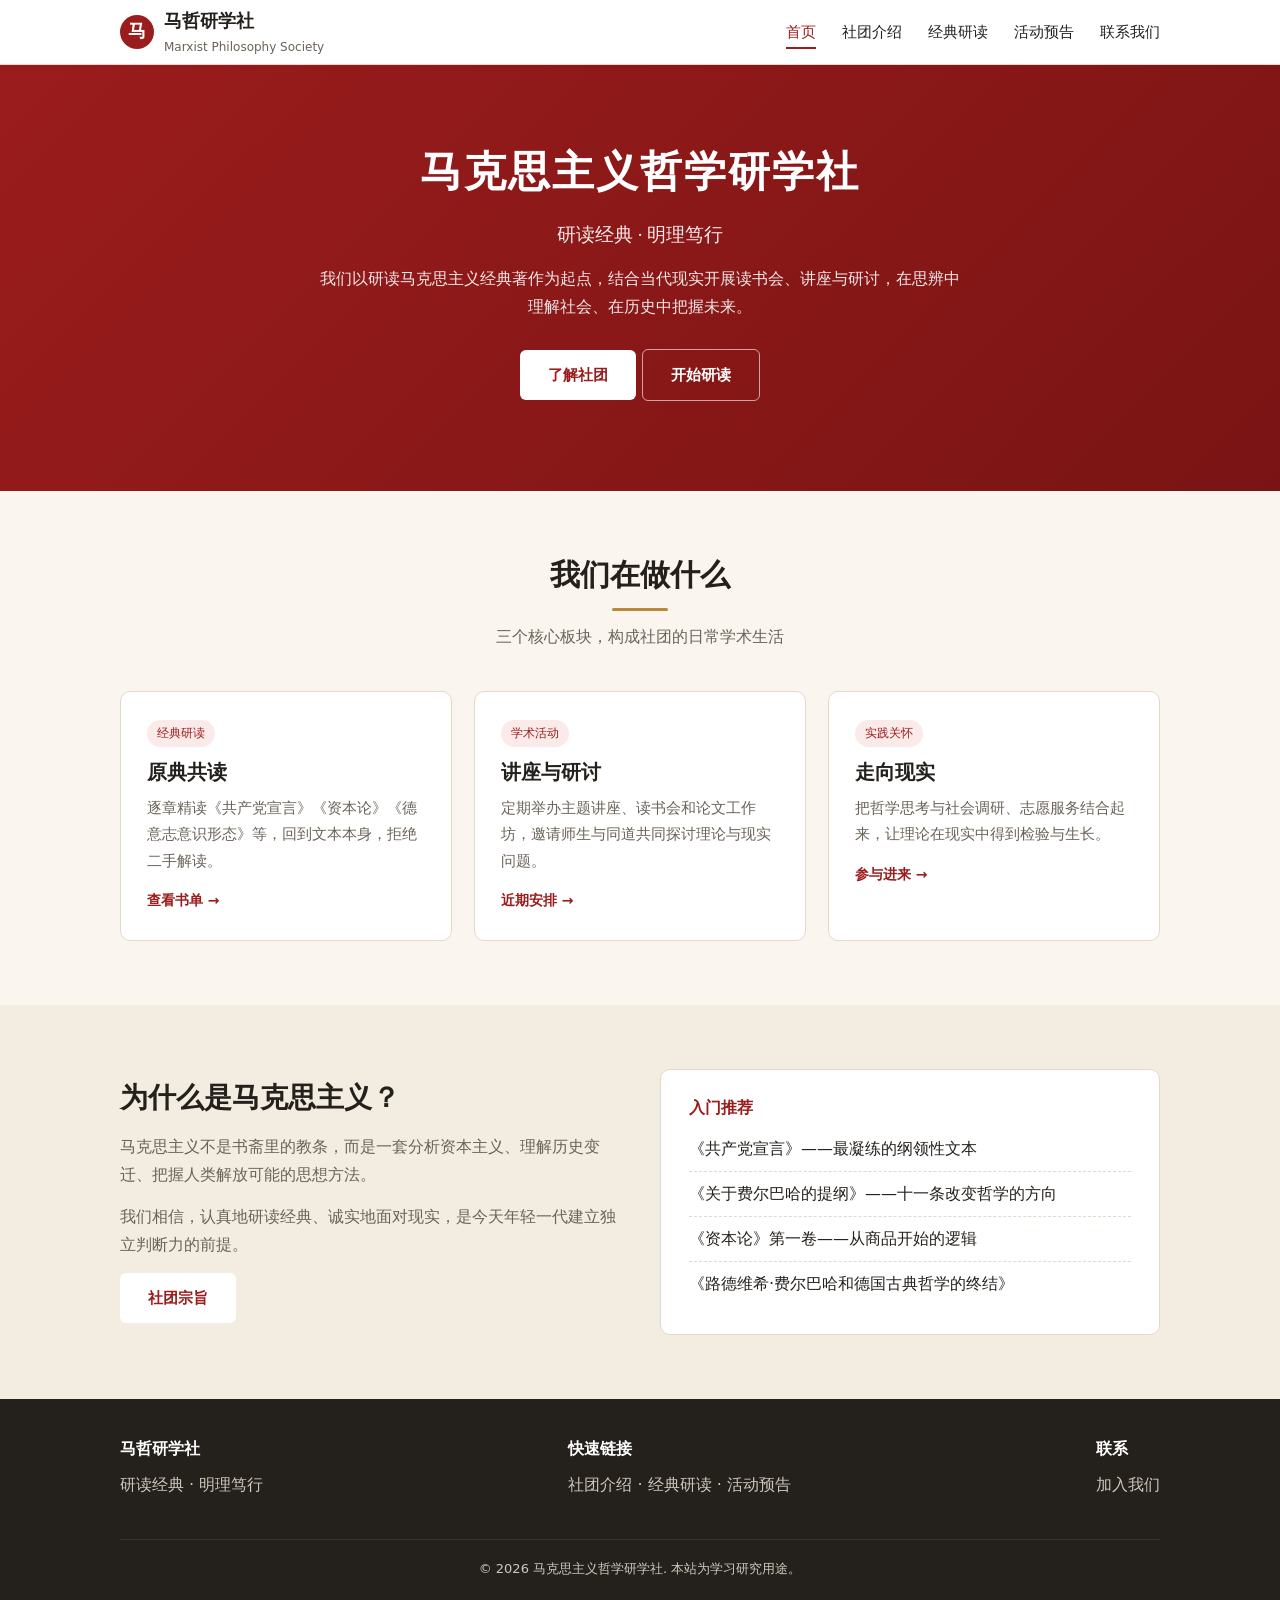
<file: index.html>
<!DOCTYPE html>
<html lang="zh-CN">
<head>
  <meta charset="UTF-8" />
  <meta name="viewport" content="width=device-width, initial-scale=1.0" />
  <title>马克思主义哲学研学社</title>
  <meta name="description" content="马克思主义哲学研学社——研读经典、明理笃行，以哲学之思探社会之理。" />
  <link rel="stylesheet" href="assets/css/style.css" />
</head>
<body>
  <header class="site-header">
    <div class="container nav">
      <a class="brand" href="index.html">
        <span class="mark">马</span>
        <span>
          <span class="name">马哲研学社</span>
          <span class="sub">Marxist Philosophy Society</span>
        </span>
      </a>
      <button class="nav-toggle" aria-label="菜单">☰</button>
      <ul class="nav-links">
        <li><a href="index.html" class="active">首页</a></li>
        <li><a href="about.html">社团介绍</a></li>
        <li><a href="reading.html">经典研读</a></li>
        <li><a href="events.html">活动预告</a></li>
        <li><a href="contact.html">联系我们</a></li>
      </ul>
    </div>
  </header>

  <section class="hero">
    <div class="container">
      <h1>马克思主义哲学研学社</h1>
      <p class="slogan">研读经典 · 明理笃行</p>
      <p class="lead">我们以研读马克思主义经典著作为起点，结合当代现实开展读书会、讲座与研讨，在思辨中理解社会、在历史中把握未来。</p>
      <a class="btn" href="about.html">了解社团</a>
      <a class="btn ghost" href="reading.html">开始研读</a>
    </div>
  </section>

  <section class="section">
    <div class="container">
      <div class="section-title">
        <h2>我们在做什么</h2>
        <div class="deco"></div>
        <p>三个核心板块，构成社团的日常学术生活</p>
      </div>
      <div class="grid cols-3">
        <div class="card">
          <span class="tag">经典研读</span>
          <h3>原典共读</h3>
          <p>逐章精读《共产党宣言》《资本论》《德意志意识形态》等，回到文本本身，拒绝二手解读。</p>
          <a class="more" href="reading.html">查看书单 →</a>
        </div>
        <div class="card">
          <span class="tag">学术活动</span>
          <h3>讲座与研讨</h3>
          <p>定期举办主题讲座、读书会和论文工作坊，邀请师生与同道共同探讨理论与现实问题。</p>
          <a class="more" href="events.html">近期安排 →</a>
        </div>
        <div class="card">
          <span class="tag">实践关怀</span>
          <h3>走向现实</h3>
          <p>把哲学思考与社会调研、志愿服务结合起来，让理论在现实中得到检验与生长。</p>
          <a class="more" href="contact.html">参与进来 →</a>
        </div>
      </div>
    </div>
  </section>

  <section class="section alt">
    <div class="container split">
      <div class="text">
        <h2>为什么是马克思主义？</h2>
        <p>马克思主义不是书斋里的教条，而是一套分析资本主义、理解历史变迁、把握人类解放可能的思想方法。</p>
        <p>我们相信，认真地研读经典、诚实地面对现实，是今天年轻一代建立独立判断力的前提。</p>
        <a class="btn" href="about.html">社团宗旨</a>
      </div>
      <div class="panel">
        <h4>入门推荐</h4>
        <ul>
          <li>《共产党宣言》——最凝练的纲领性文本</li>
          <li>《关于费尔巴哈的提纲》——十一条改变哲学的方向</li>
          <li>《资本论》第一卷——从商品开始的逻辑</li>
          <li>《路德维希·费尔巴哈和德国古典哲学的终结》</li>
        </ul>
      </div>
    </div>
  </section>

  <footer class="site-footer">
    <div class="container">
      <div>
        <h4>马哲研学社</h4>
        <p>研读经典 · 明理笃行</p>
      </div>
      <div>
        <h4>快速链接</h4>
        <p><a href="about.html">社团介绍</a> · <a href="reading.html">经典研读</a> · <a href="events.html">活动预告</a></p>
      </div>
      <div>
        <h4>联系</h4>
        <p><a href="contact.html">加入我们</a></p>
      </div>
      <div class="copy">© <span id="year">2026</span> 马克思主义哲学研学社. 本站为学习研究用途。</div>
    </div>
  </footer>

  <script src="assets/js/main.js"></script>
</body>
</html>
</file>
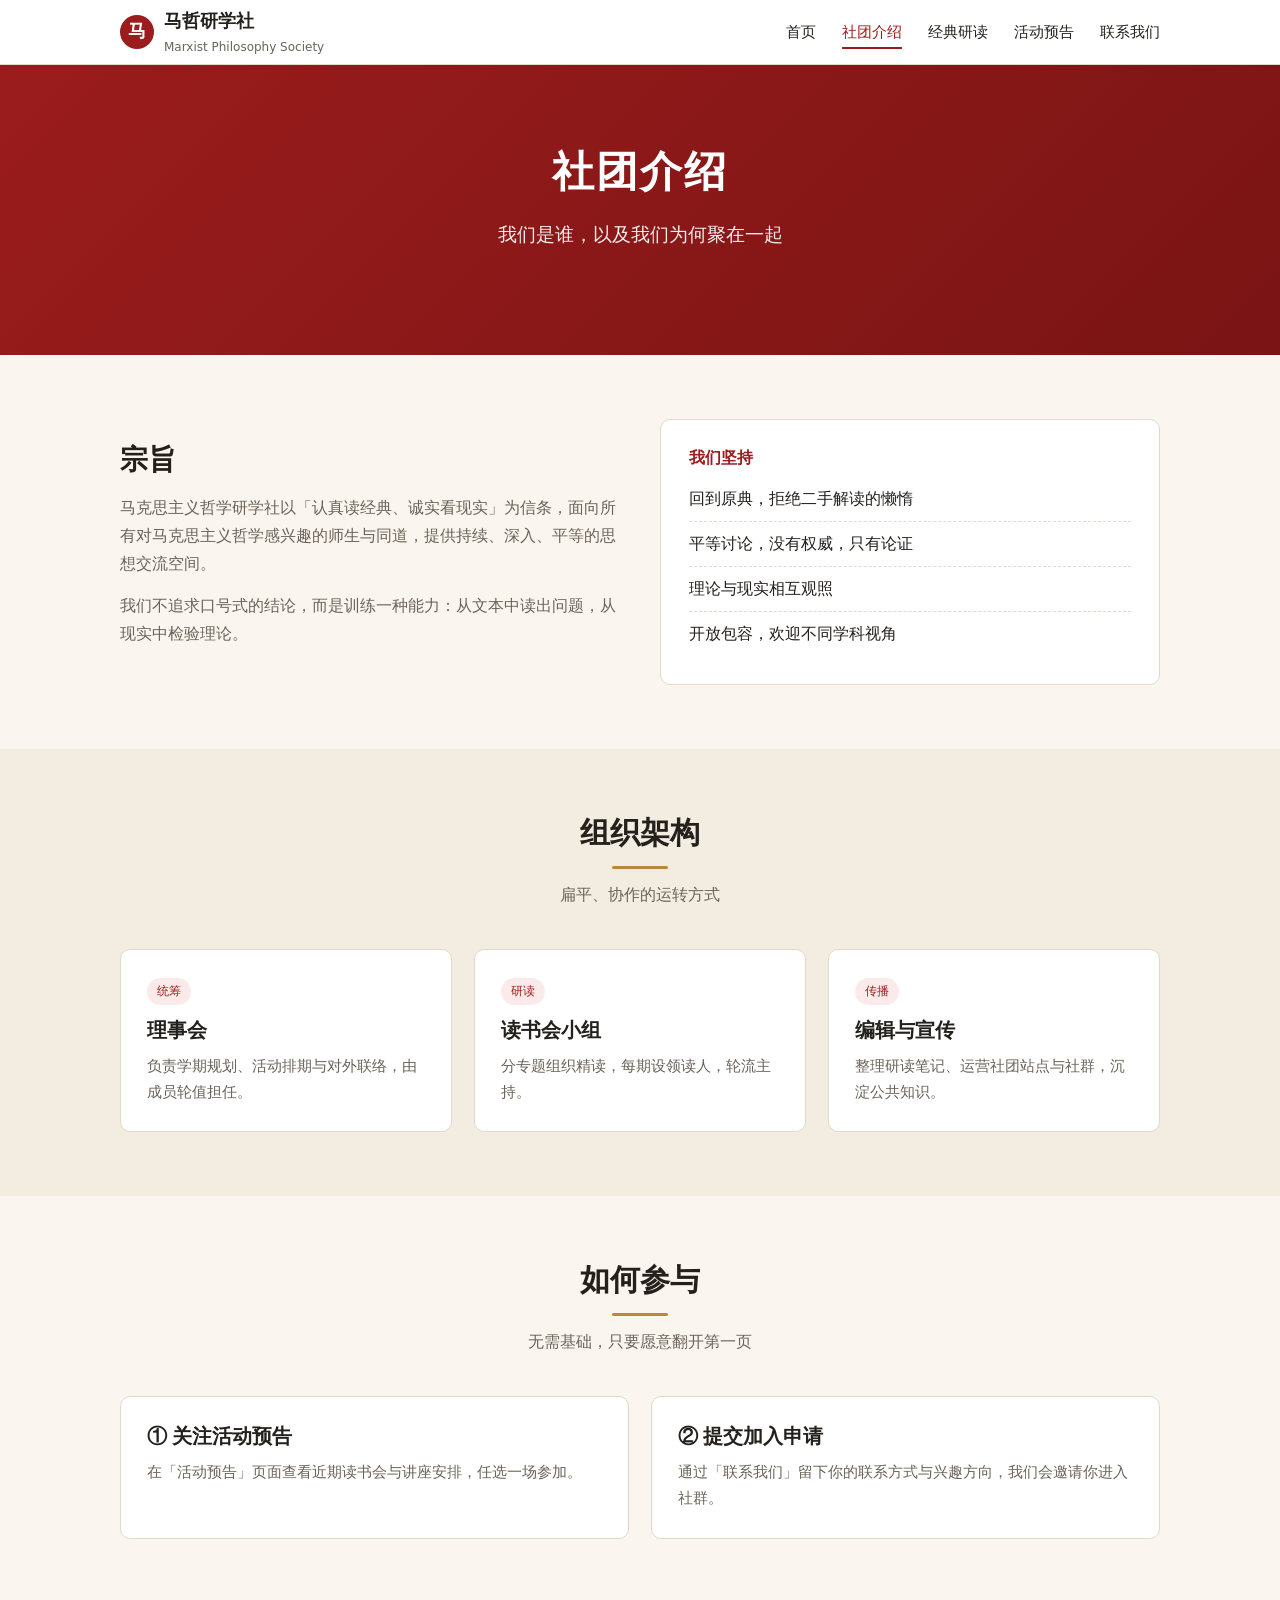
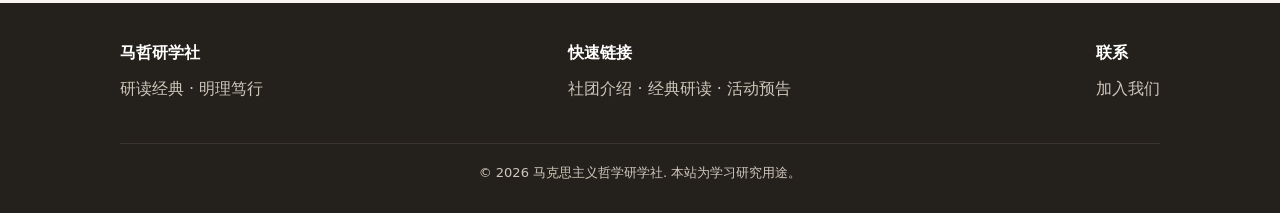
<file: about.html>
<!DOCTYPE html>
<html lang="zh-CN">
<head>
  <meta charset="UTF-8" />
  <meta name="viewport" content="width=device-width, initial-scale=1.0" />
  <title>社团介绍 · 马克思主义哲学研学社</title>
  <meta name="description" content="马克思主义哲学研学社的宗旨、组织架构与活动方式。" />
  <link rel="stylesheet" href="assets/css/style.css" />
</head>
<body>
  <header class="site-header">
    <div class="container nav">
      <a class="brand" href="index.html">
        <span class="mark">马</span>
        <span>
          <span class="name">马哲研学社</span>
          <span class="sub">Marxist Philosophy Society</span>
        </span>
      </a>
      <button class="nav-toggle" aria-label="菜单">☰</button>
      <ul class="nav-links">
        <li><a href="index.html">首页</a></li>
        <li><a href="about.html" class="active">社团介绍</a></li>
        <li><a href="reading.html">经典研读</a></li>
        <li><a href="events.html">活动预告</a></li>
        <li><a href="contact.html">联系我们</a></li>
      </ul>
    </div>
  </header>

  <section class="hero">
    <div class="container">
      <h1>社团介绍</h1>
      <p class="slogan">我们是谁，以及我们为何聚在一起</p>
    </div>
  </section>

  <section class="section">
    <div class="container split">
      <div class="text">
        <h2>宗旨</h2>
        <p>马克思主义哲学研学社以「认真读经典、诚实看现实」为信条，面向所有对马克思主义哲学感兴趣的师生与同道，提供持续、深入、平等的思想交流空间。</p>
        <p>我们不追求口号式的结论，而是训练一种能力：从文本中读出问题，从现实中检验理论。</p>
      </div>
      <div class="panel">
        <h4>我们坚持</h4>
        <ul>
          <li>回到原典，拒绝二手解读的懒惰</li>
          <li>平等讨论，没有权威，只有论证</li>
          <li>理论与现实相互观照</li>
          <li>开放包容，欢迎不同学科视角</li>
        </ul>
      </div>
    </div>
  </section>

  <section class="section alt">
    <div class="container">
      <div class="section-title">
        <h2>组织架构</h2>
        <div class="deco"></div>
        <p>扁平、协作的运转方式</p>
      </div>
      <div class="grid cols-3">
        <div class="card">
          <span class="tag">统筹</span>
          <h3>理事会</h3>
          <p>负责学期规划、活动排期与对外联络，由成员轮值担任。</p>
        </div>
        <div class="card">
          <span class="tag">研读</span>
          <h3>读书会小组</h3>
          <p>分专题组织精读，每期设领读人，轮流主持。</p>
        </div>
        <div class="card">
          <span class="tag">传播</span>
          <h3>编辑与宣传</h3>
          <p>整理研读笔记、运营社团站点与社群，沉淀公共知识。</p>
        </div>
      </div>
    </div>
  </section>

  <section class="section">
    <div class="container">
      <div class="section-title">
        <h2>如何参与</h2>
        <div class="deco"></div>
        <p>无需基础，只要愿意翻开第一页</p>
      </div>
      <div class="grid cols-2">
        <div class="card">
          <h3>① 关注活动预告</h3>
          <p>在「活动预告」页面查看近期读书会与讲座安排，任选一场参加。</p>
        </div>
        <div class="card">
          <h3>② 提交加入申请</h3>
          <p>通过「联系我们」留下你的联系方式与兴趣方向，我们会邀请你进入社群。</p>
        </div>
      </div>
    </div>
  </section>

  <footer class="site-footer">
    <div class="container">
      <div>
        <h4>马哲研学社</h4>
        <p>研读经典 · 明理笃行</p>
      </div>
      <div>
        <h4>快速链接</h4>
        <p><a href="about.html">社团介绍</a> · <a href="reading.html">经典研读</a> · <a href="events.html">活动预告</a></p>
      </div>
      <div>
        <h4>联系</h4>
        <p><a href="contact.html">加入我们</a></p>
      </div>
      <div class="copy">© <span id="year">2026</span> 马克思主义哲学研学社. 本站为学习研究用途。</div>
    </div>
  </footer>

  <script src="assets/js/main.js"></script>
</body>
</html>
</file>
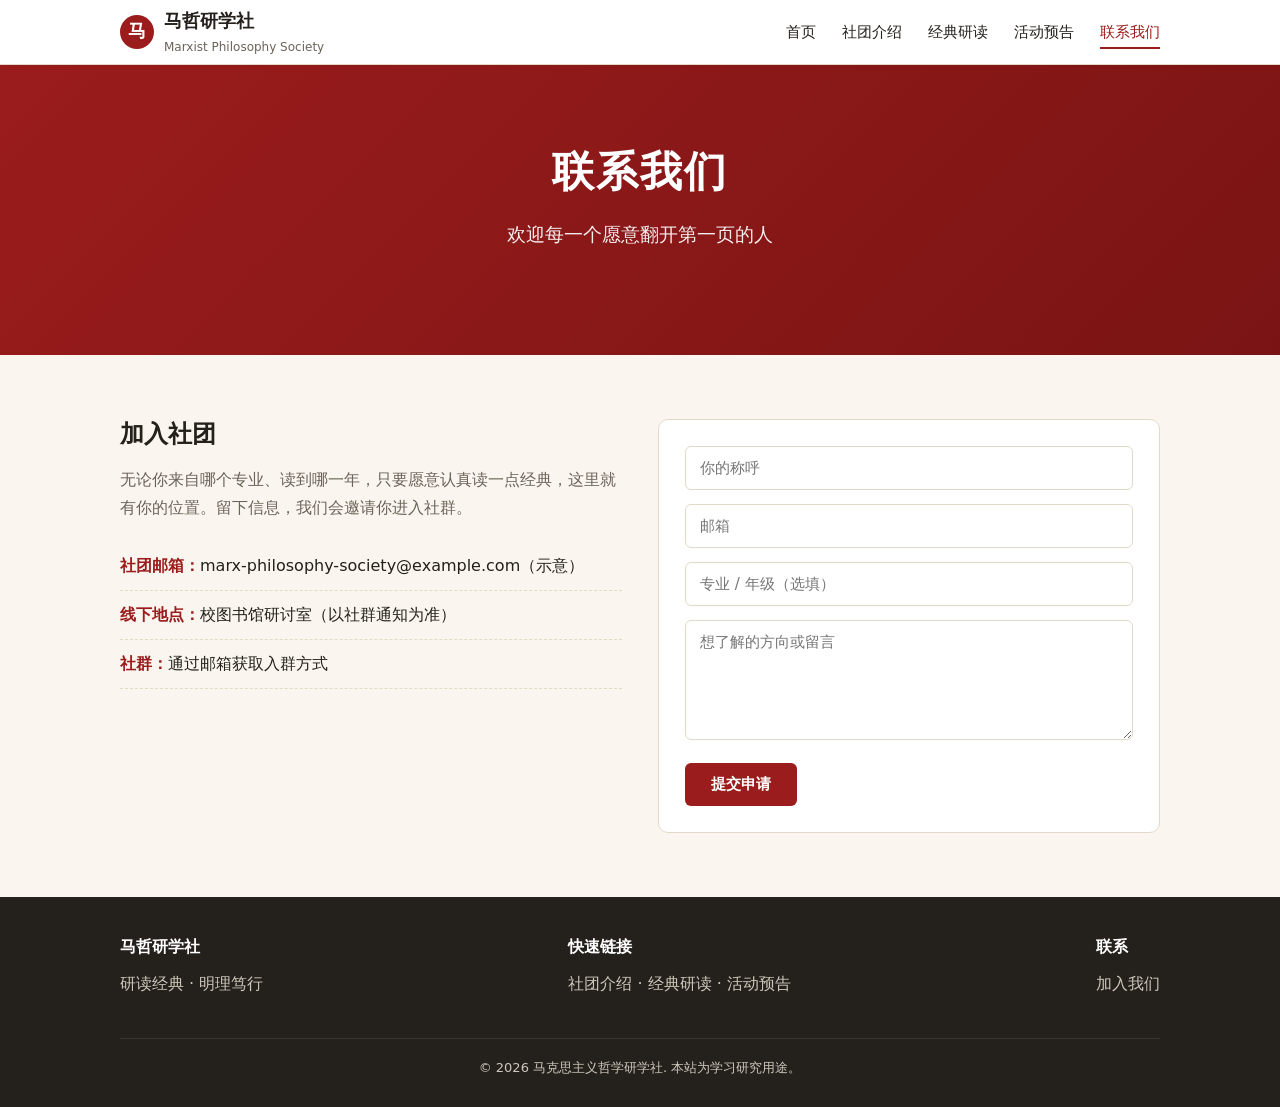
<file: contact.html>
<!DOCTYPE html>
<html lang="zh-CN">
<head>
  <meta charset="UTF-8" />
  <meta name="viewport" content="width=device-width, initial-scale=1.0" />
  <title>联系我们 · 马克思主义哲学研学社</title>
  <meta name="description" content="加入马克思主义哲学研学社，联系我们。" />
  <link rel="stylesheet" href="assets/css/style.css" />
</head>
<body>
  <header class="site-header">
    <div class="container nav">
      <a class="brand" href="index.html">
        <span class="mark">马</span>
        <span>
          <span class="name">马哲研学社</span>
          <span class="sub">Marxist Philosophy Society</span>
        </span>
      </a>
      <button class="nav-toggle" aria-label="菜单">☰</button>
      <ul class="nav-links">
        <li><a href="index.html">首页</a></li>
        <li><a href="about.html">社团介绍</a></li>
        <li><a href="reading.html">经典研读</a></li>
        <li><a href="events.html">活动预告</a></li>
        <li><a href="contact.html" class="active">联系我们</a></li>
      </ul>
    </div>
  </header>

  <section class="hero">
    <div class="container">
      <h1>联系我们</h1>
      <p class="slogan">欢迎每一个愿意翻开第一页的人</p>
    </div>
  </section>

  <section class="section">
    <div class="container">
      <div class="contact-grid">
        <div>
          <h2 style="margin-bottom:16px;">加入社团</h2>
          <p style="color:var(--muted);margin-bottom:20px;">无论你来自哪个专业、读到哪一年，只要愿意认真读一点经典，这里就有你的位置。留下信息，我们会邀请你进入社群。</p>
          <ul class="contact-info">
            <li><b>社团邮箱：</b>marx-philosophy-society@example.com（示意）</li>
            <li><b>线下地点：</b>校图书馆研讨室（以社群通知为准）</li>
            <li><b>社群：</b>通过邮箱获取入群方式</li>
          </ul>
        </div>
        <div class="card">
          <form class="form" id="contact-form">
            <input type="text" name="name" placeholder="你的称呼" required />
            <input type="email" name="email" placeholder="邮箱" required />
            <input type="text" name="major" placeholder="专业 / 年级（选填）" />
            <textarea name="message" placeholder="想了解的方向或留言"></textarea>
            <button type="submit">提交申请</button>
          </form>
        </div>
      </div>
    </div>
  </section>

  <footer class="site-footer">
    <div class="container">
      <div>
        <h4>马哲研学社</h4>
        <p>研读经典 · 明理笃行</p>
      </div>
      <div>
        <h4>快速链接</h4>
        <p><a href="about.html">社团介绍</a> · <a href="reading.html">经典研读</a> · <a href="events.html">活动预告</a></p>
      </div>
      <div>
        <h4>联系</h4>
        <p><a href="contact.html">加入我们</a></p>
      </div>
      <div class="copy">© <span id="year">2026</span> 马克思主义哲学研学社. 本站为学习研究用途。</div>
    </div>
  </footer>

  <script src="assets/js/main.js"></script>
</body>
</html>
</file>
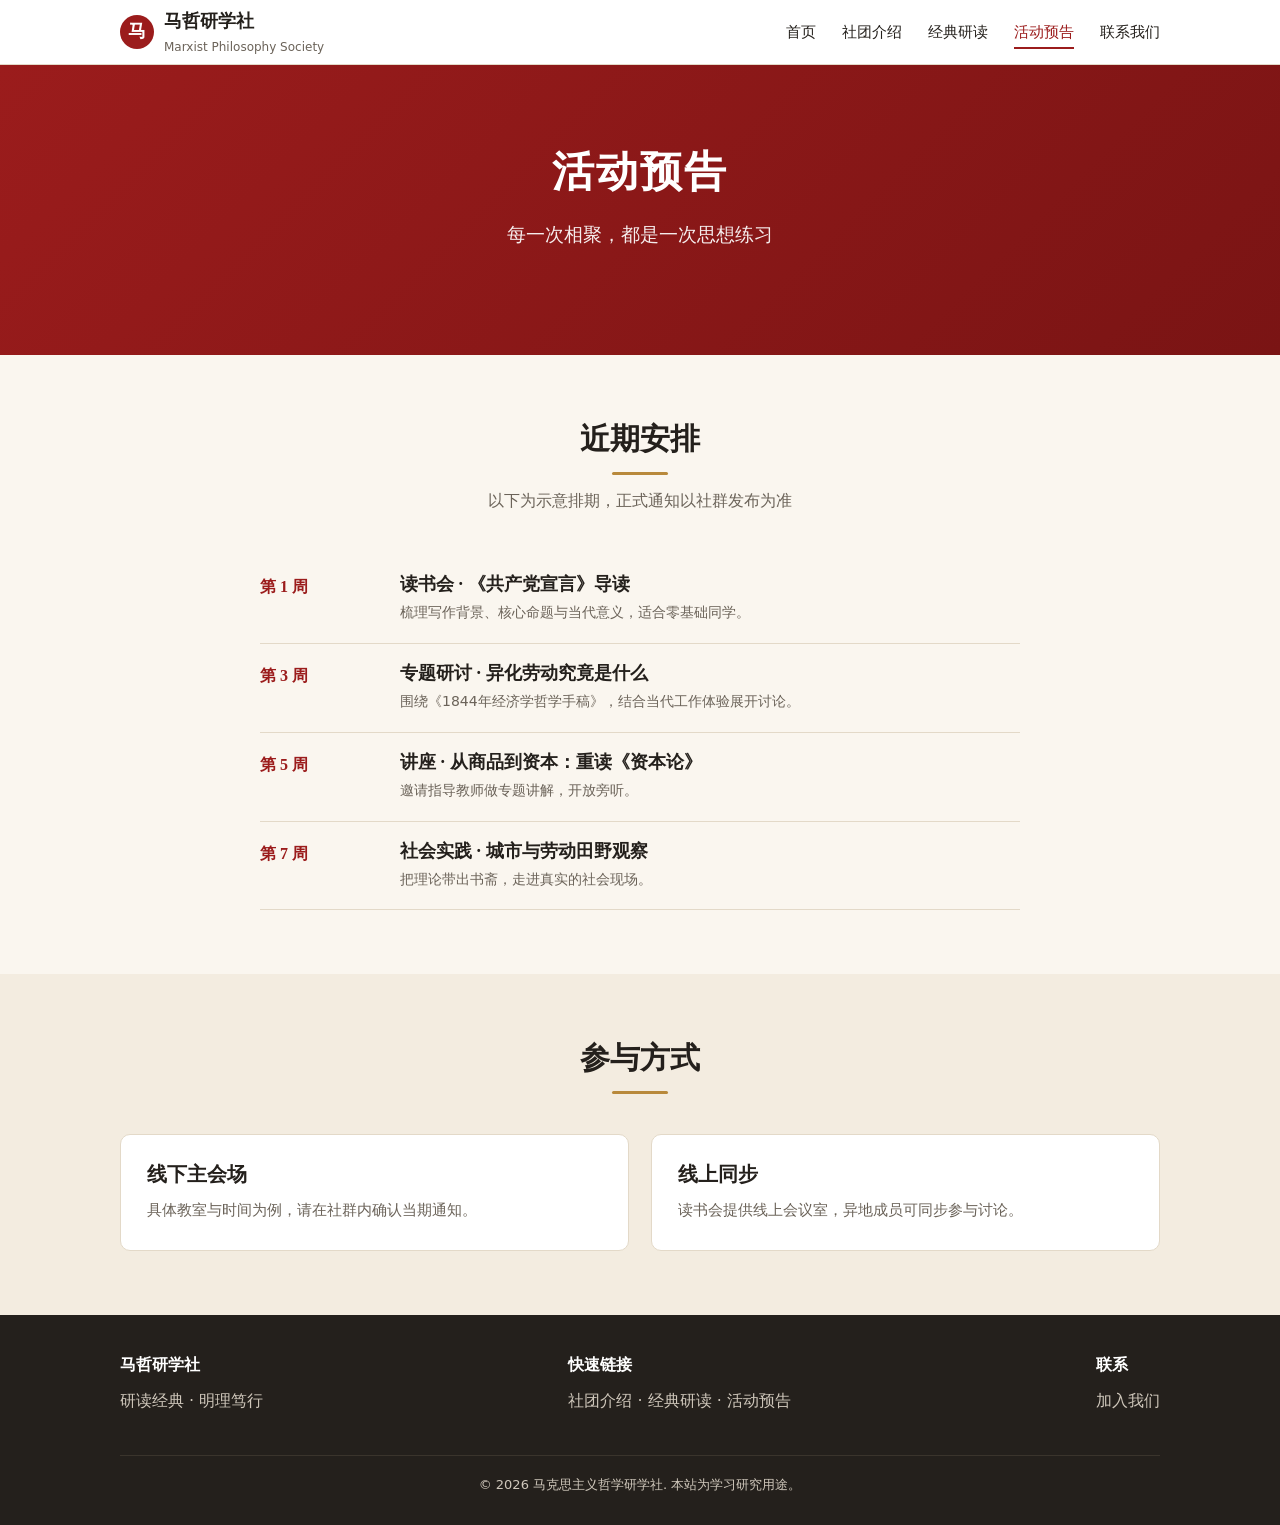
<file: events.html>
<!DOCTYPE html>
<html lang="zh-CN">
<head>
  <meta charset="UTF-8" />
  <meta name="viewport" content="width=device-width, initial-scale=1.0" />
  <title>活动预告 · 马克思主义哲学研学社</title>
  <meta name="description" content="马克思主义哲学研学社近期读书会与讲座安排。" />
  <link rel="stylesheet" href="assets/css/style.css" />
</head>
<body>
  <header class="site-header">
    <div class="container nav">
      <a class="brand" href="index.html">
        <span class="mark">马</span>
        <span>
          <span class="name">马哲研学社</span>
          <span class="sub">Marxist Philosophy Society</span>
        </span>
      </a>
      <button class="nav-toggle" aria-label="菜单">☰</button>
      <ul class="nav-links">
        <li><a href="index.html">首页</a></li>
        <li><a href="about.html">社团介绍</a></li>
        <li><a href="reading.html">经典研读</a></li>
        <li><a href="events.html" class="active">活动预告</a></li>
        <li><a href="contact.html">联系我们</a></li>
      </ul>
    </div>
  </header>

  <section class="hero">
    <div class="container">
      <h1>活动预告</h1>
      <p class="slogan">每一次相聚，都是一次思想练习</p>
    </div>
  </section>

  <section class="section">
    <div class="container">
      <div class="section-title">
        <h2>近期安排</h2>
        <div class="deco"></div>
        <p>以下为示意排期，正式通知以社群发布为准</p>
      </div>
      <div class="timeline">
        <div class="tl-item">
          <div class="date">第 1 周</div>
          <div>
            <h3>读书会 · 《共产党宣言》导读</h3>
            <p>梳理写作背景、核心命题与当代意义，适合零基础同学。</p>
          </div>
        </div>
        <div class="tl-item">
          <div class="date">第 3 周</div>
          <div>
            <h3>专题研讨 · 异化劳动究竟是什么</h3>
            <p>围绕《1844年经济学哲学手稿》，结合当代工作体验展开讨论。</p>
          </div>
        </div>
        <div class="tl-item">
          <div class="date">第 5 周</div>
          <div>
            <h3>讲座 · 从商品到资本：重读《资本论》</h3>
            <p>邀请指导教师做专题讲解，开放旁听。</p>
          </div>
        </div>
        <div class="tl-item">
          <div class="date">第 7 周</div>
          <div>
            <h3>社会实践 · 城市与劳动田野观察</h3>
            <p>把理论带出书斋，走进真实的社会现场。</p>
          </div>
        </div>
      </div>
    </div>
  </section>

  <section class="section alt">
    <div class="container">
      <div class="section-title">
        <h2>参与方式</h2>
        <div class="deco"></div>
      </div>
      <div class="grid cols-2">
        <div class="card">
          <h3>线下主会场</h3>
          <p>具体教室与时间为例，请在社群内确认当期通知。</p>
        </div>
        <div class="card">
          <h3>线上同步</h3>
          <p>读书会提供线上会议室，异地成员可同步参与讨论。</p>
        </div>
      </div>
    </div>
  </section>

  <footer class="site-footer">
    <div class="container">
      <div>
        <h4>马哲研学社</h4>
        <p>研读经典 · 明理笃行</p>
      </div>
      <div>
        <h4>快速链接</h4>
        <p><a href="about.html">社团介绍</a> · <a href="reading.html">经典研读</a> · <a href="events.html">活动预告</a></p>
      </div>
      <div>
        <h4>联系</h4>
        <p><a href="contact.html">加入我们</a></p>
      </div>
      <div class="copy">© <span id="year">2026</span> 马克思主义哲学研学社. 本站为学习研究用途。</div>
    </div>
  </footer>

  <script src="assets/js/main.js"></script>
</body>
</html>
</file>
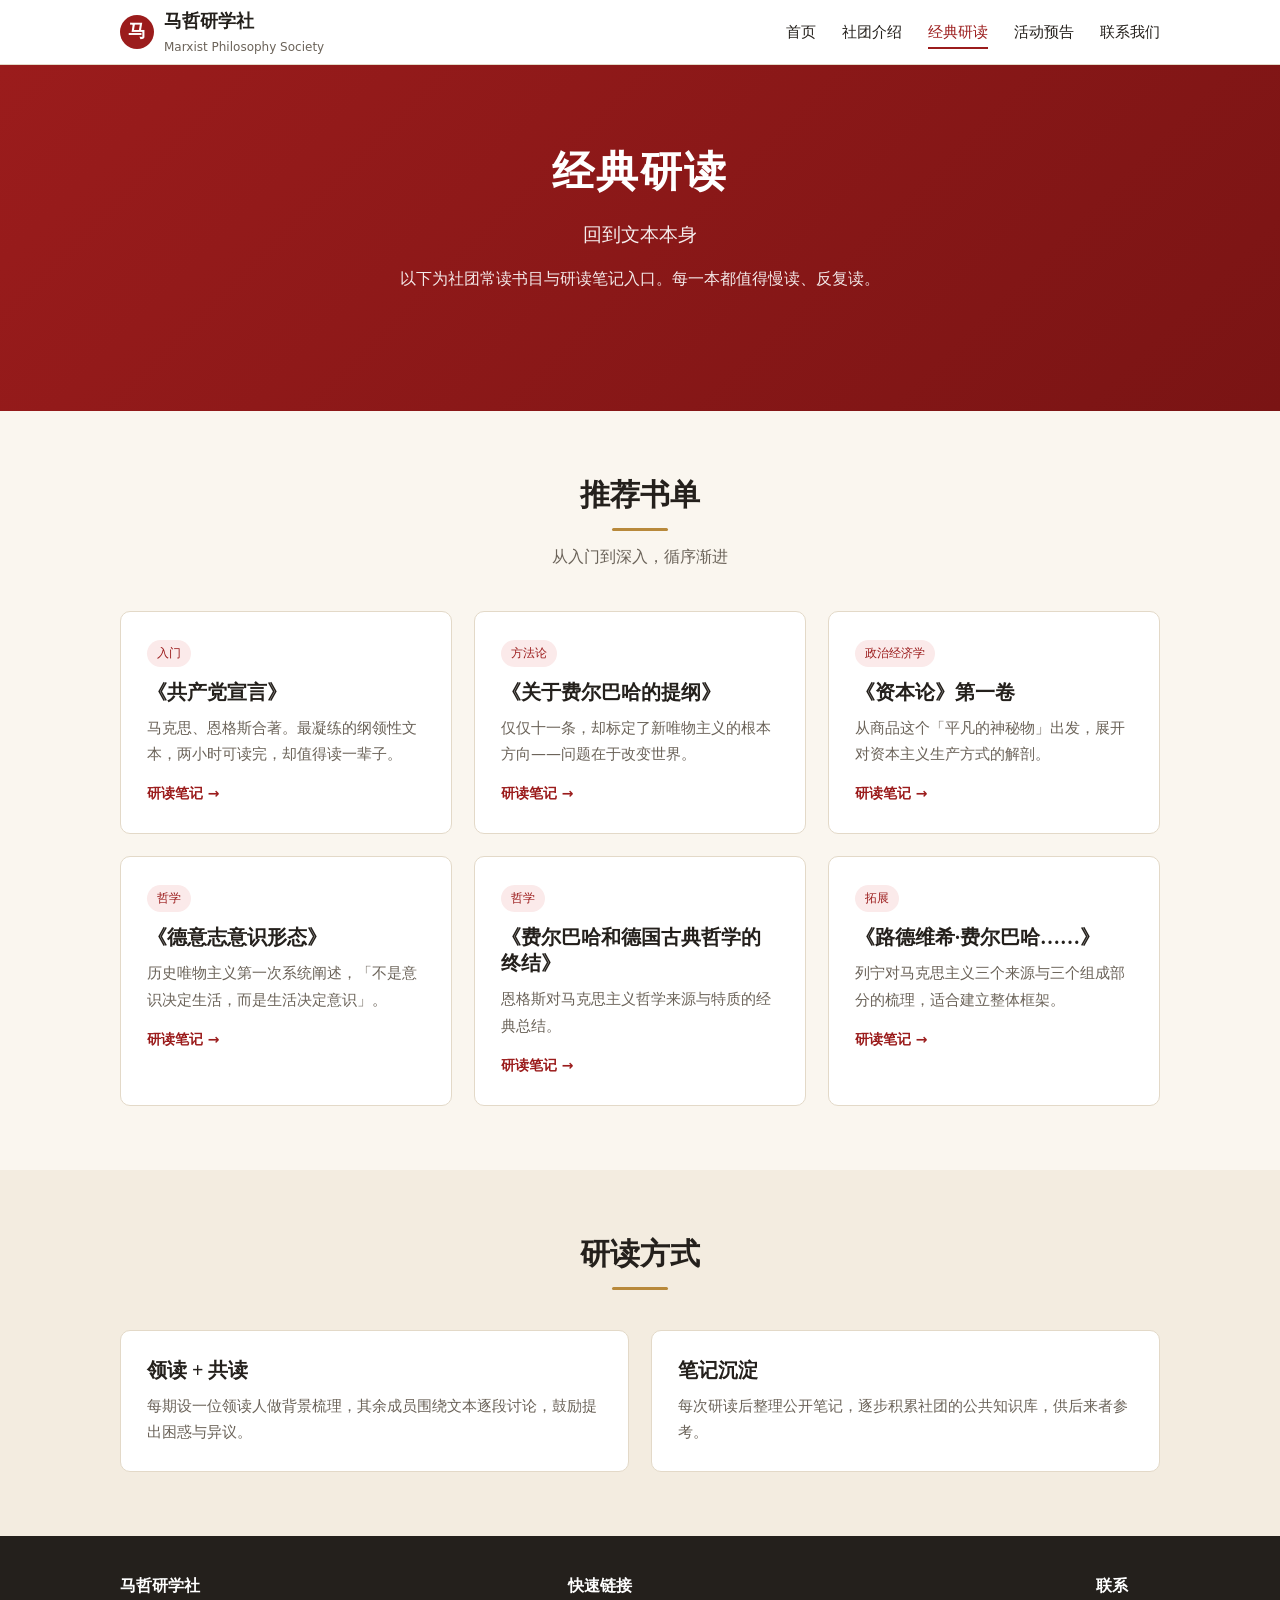
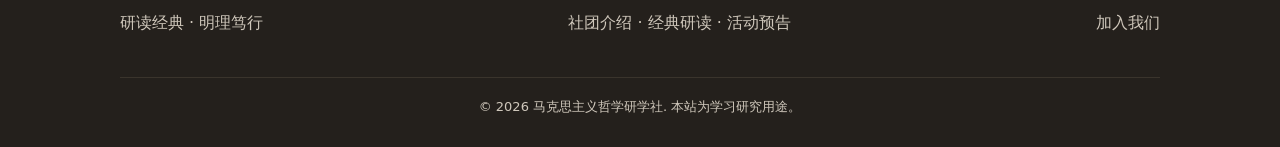
<file: reading.html>
<!DOCTYPE html>
<html lang="zh-CN">
<head>
  <meta charset="UTF-8" />
  <meta name="viewport" content="width=device-width, initial-scale=1.0" />
  <title>经典研读 · 马克思主义哲学研学社</title>
  <meta name="description" content="马克思主义哲学研学社推荐书单与研读笔记。" />
  <link rel="stylesheet" href="assets/css/style.css" />
</head>
<body>
  <header class="site-header">
    <div class="container nav">
      <a class="brand" href="index.html">
        <span class="mark">马</span>
        <span>
          <span class="name">马哲研学社</span>
          <span class="sub">Marxist Philosophy Society</span>
        </span>
      </a>
      <button class="nav-toggle" aria-label="菜单">☰</button>
      <ul class="nav-links">
        <li><a href="index.html">首页</a></li>
        <li><a href="about.html">社团介绍</a></li>
        <li><a href="reading.html" class="active">经典研读</a></li>
        <li><a href="events.html">活动预告</a></li>
        <li><a href="contact.html">联系我们</a></li>
      </ul>
    </div>
  </header>

  <section class="hero">
    <div class="container">
      <h1>经典研读</h1>
      <p class="slogan">回到文本本身</p>
      <p class="lead">以下为社团常读书目与研读笔记入口。每一本都值得慢读、反复读。</p>
    </div>
  </section>

  <section class="section">
    <div class="container">
      <div class="section-title">
        <h2>推荐书单</h2>
        <div class="deco"></div>
        <p>从入门到深入，循序渐进</p>
      </div>
      <div class="grid cols-3">
        <div class="card">
          <span class="tag">入门</span>
          <h3>《共产党宣言》</h3>
          <p>马克思、恩格斯合著。最凝练的纲领性文本，两小时可读完，却值得读一辈子。</p>
          <a class="more" href="#">研读笔记 →</a>
        </div>
        <div class="card">
          <span class="tag">方法论</span>
          <h3>《关于费尔巴哈的提纲》</h3>
          <p>仅仅十一条，却标定了新唯物主义的根本方向——问题在于改变世界。</p>
          <a class="more" href="#">研读笔记 →</a>
        </div>
        <div class="card">
          <span class="tag">政治经济学</span>
          <h3>《资本论》第一卷</h3>
          <p>从商品这个「平凡的神秘物」出发，展开对资本主义生产方式的解剖。</p>
          <a class="more" href="#">研读笔记 →</a>
        </div>
        <div class="card">
          <span class="tag">哲学</span>
          <h3>《德意志意识形态》</h3>
          <p>历史唯物主义第一次系统阐述，「不是意识决定生活，而是生活决定意识」。</p>
          <a class="more" href="#">研读笔记 →</a>
        </div>
        <div class="card">
          <span class="tag">哲学</span>
          <h3>《费尔巴哈和德国古典哲学的终结》</h3>
          <p>恩格斯对马克思主义哲学来源与特质的经典总结。</p>
          <a class="more" href="#">研读笔记 →</a>
        </div>
        <div class="card">
          <span class="tag">拓展</span>
          <h3>《路德维希·费尔巴哈……》</h3>
          <p>列宁对马克思主义三个来源与三个组成部分的梳理，适合建立整体框架。</p>
          <a class="more" href="#">研读笔记 →</a>
        </div>
      </div>
    </div>
  </section>

  <section class="section alt">
    <div class="container">
      <div class="section-title">
        <h2>研读方式</h2>
        <div class="deco"></div>
      </div>
      <div class="grid cols-2">
        <div class="card">
          <h3>领读 + 共读</h3>
          <p>每期设一位领读人做背景梳理，其余成员围绕文本逐段讨论，鼓励提出困惑与异议。</p>
        </div>
        <div class="card">
          <h3>笔记沉淀</h3>
          <p>每次研读后整理公开笔记，逐步积累社团的公共知识库，供后来者参考。</p>
        </div>
      </div>
    </div>
  </section>

  <footer class="site-footer">
    <div class="container">
      <div>
        <h4>马哲研学社</h4>
        <p>研读经典 · 明理笃行</p>
      </div>
      <div>
        <h4>快速链接</h4>
        <p><a href="about.html">社团介绍</a> · <a href="reading.html">经典研读</a> · <a href="events.html">活动预告</a></p>
      </div>
      <div>
        <h4>联系</h4>
        <p><a href="contact.html">加入我们</a></p>
      </div>
      <div class="copy">© <span id="year">2026</span> 马克思主义哲学研学社. 本站为学习研究用途。</div>
    </div>
  </footer>

  <script src="assets/js/main.js"></script>
</body>
</html>
</file>
<file: assets/css/style.css>
/* ===== 马克思主义哲学研学社 基础样式 ===== */
:root {
  --red: #9b1c1c;
  --red-dark: #7a1414;
  --paper: #faf6ef;
  --paper-2: #f3ece0;
  --ink: #24201c;
  --muted: #6b6359;
  --line: #e3d9c8;
  --gold: #b8893b;
  --maxw: 1080px;
  --serif: "Noto Serif SC", "Songti SC", "SimSun", Georgia, serif;
  --sans: "Noto Sans SC", "PingFang SC", "Microsoft YaHei", system-ui, sans-serif;
}

* { margin: 0; padding: 0; box-sizing: border-box; }

html { scroll-behavior: smooth; }

body {
  font-family: var(--sans);
  color: var(--ink);
  background: var(--paper);
  line-height: 1.75;
  font-size: 16px;
  -webkit-font-smoothing: antialiased;
}

h1, h2, h3, h4 { font-family: var(--serif); font-weight: 700; line-height: 1.3; }

a { color: var(--red); text-decoration: none; }
a:hover { color: var(--red-dark); }

img { max-width: 100%; display: block; }

.container { max-width: var(--maxw); margin: 0 auto; padding: 0 20px; }

/* ===== 顶部导航 ===== */
.site-header {
  background: #fff;
  border-bottom: 1px solid var(--line);
  position: sticky;
  top: 0;
  z-index: 50;
  box-shadow: 0 1px 6px rgba(0,0,0,.04);
}
.nav {
  display: flex;
  align-items: center;
  justify-content: space-between;
  height: 64px;
}
.brand { display: flex; align-items: center; gap: 10px; font-family: var(--serif); }
.brand .mark {
  width: 34px; height: 34px; border-radius: 50%;
  background: var(--red); color: #fff;
  display: grid; place-items: center; font-weight: 700; font-size: 18px;
}
.brand .name { font-size: 18px; font-weight: 700; color: var(--ink); }
.brand .sub { font-size: 12px; color: var(--muted); display: block; font-family: var(--sans); }

.nav-links { display: flex; gap: 26px; list-style: none; align-items: center; }
.nav-links a { color: var(--ink); font-size: 15px; padding: 6px 0; position: relative; }
.nav-links a:hover, .nav-links a.active { color: var(--red); }
.nav-links a.active::after {
  content: ""; position: absolute; left: 0; right: 0; bottom: -2px;
  height: 2px; background: var(--red);
}
.nav-toggle { display: none; background: none; border: none; font-size: 24px; cursor: pointer; color: var(--ink); }

/* ===== Hero ===== */
.hero {
  background: linear-gradient(135deg, var(--red) 0%, var(--red-dark) 100%);
  color: #fff; padding: 80px 0 90px; text-align: center;
}
.hero h1 { font-size: 42px; letter-spacing: 2px; margin-bottom: 18px; }
.hero .slogan { font-size: 19px; opacity: .92; margin-bottom: 14px; font-family: var(--serif); }
.hero p.lead { max-width: 640px; margin: 0 auto 28px; opacity: .9; }
.btn {
  display: inline-block; padding: 12px 28px; border-radius: 6px;
  background: #fff; color: var(--red); font-weight: 600; font-size: 15px;
  transition: transform .15s ease, box-shadow .15s ease;
}
.btn:hover { transform: translateY(-2px); box-shadow: 0 6px 18px rgba(0,0,0,.18); color: var(--red-dark); }
.btn.ghost { background: transparent; color: #fff; border: 1px solid rgba(255,255,255,.6); }
.btn.ghost:hover { background: rgba(255,255,255,.12); color: #fff; }

/* ===== 通用区块 ===== */
.section { padding: 64px 0; }
.section.alt { background: var(--paper-2); }
.section-title { text-align: center; margin-bottom: 40px; }
.section-title h2 { font-size: 30px; color: var(--ink); }
.section-title .deco {
  width: 56px; height: 3px; background: var(--gold); margin: 14px auto 0; border-radius: 2px;
}
.section-title p { color: var(--muted); margin-top: 12px; }

/* ===== 卡片网格 ===== */
.grid { display: grid; gap: 22px; }
.grid.cols-3 { grid-template-columns: repeat(3, 1fr); }
.grid.cols-2 { grid-template-columns: repeat(2, 1fr); }

.card {
  background: #fff; border: 1px solid var(--line); border-radius: 10px;
  padding: 26px; transition: transform .15s ease, box-shadow .15s ease;
}
.card:hover { transform: translateY(-4px); box-shadow: 0 10px 26px rgba(0,0,0,.08); }
.card .tag {
  display: inline-block; font-size: 12px; color: var(--red);
  background: #fbeaea; padding: 3px 10px; border-radius: 20px; margin-bottom: 12px;
}
.card h3 { font-size: 20px; margin-bottom: 10px; }
.card p { color: var(--muted); font-size: 15px; }
.card .more { display: inline-block; margin-top: 14px; font-weight: 600; font-size: 14px; }

/* ===== 两栏介绍 ===== */
.split { display: grid; grid-template-columns: 1fr 1fr; gap: 40px; align-items: center; }
.split .text h2 { font-size: 28px; margin-bottom: 16px; }
.split .text p { color: var(--muted); margin-bottom: 14px; }
.split .panel {
  background: #fff; border: 1px solid var(--line); border-radius: 10px; padding: 28px;
}
.split .panel h4 { margin-bottom: 8px; color: var(--red); }
.split .panel ul { list-style: none; }
.split .panel li { padding: 8px 0; border-bottom: 1px dashed var(--line); color: var(--ink); }
.split .panel li:last-child { border-bottom: none; }

/* ===== 时间线（活动）===== */
.timeline { max-width: 760px; margin: 0 auto; }
.tl-item {
  display: grid; grid-template-columns: 120px 1fr; gap: 20px;
  padding: 18px 0; border-bottom: 1px solid var(--line);
}
.tl-item .date { font-family: var(--serif); color: var(--red); font-weight: 700; }
.tl-item h3 { font-size: 18px; margin-bottom: 4px; }
.tl-item p { color: var(--muted); font-size: 14px; }

/* ===== 联系 ===== */
.contact-grid { display: grid; grid-template-columns: 1fr 1fr; gap: 36px; }
.contact-info li { list-style: none; padding: 10px 0; border-bottom: 1px dashed var(--line); }
.contact-info b { color: var(--red); }
.form input, .form textarea {
  width: 100%; padding: 12px 14px; margin-bottom: 14px;
  border: 1px solid var(--line); border-radius: 6px; font-family: var(--sans); font-size: 15px;
  background: #fff;
}
.form textarea { resize: vertical; min-height: 120px; }
.form button {
  background: var(--red); color: #fff; border: none; padding: 12px 26px;
  border-radius: 6px; font-size: 15px; font-weight: 600; cursor: pointer;
}
.form button:hover { background: var(--red-dark); }

/* ===== 页脚 ===== */
.site-footer { background: var(--ink); color: #cfc7bb; padding: 40px 0 28px; margin-top: 0; }
.site-footer .container { display: flex; justify-content: space-between; flex-wrap: wrap; gap: 20px; }
.site-footer h4 { color: #fff; margin-bottom: 12px; font-size: 16px; }
.site-footer a { color: #cfc7bb; }
.site-footer a:hover { color: #fff; }
.site-footer .copy { width: 100%; text-align: center; border-top: 1px solid #3a342c; margin-top: 20px; padding-top: 18px; font-size: 13px; }

/* ===== 响应式 ===== */
@media (max-width: 820px) {
  .nav-links {
    position: absolute; top: 64px; left: 0; right: 0;
    background: #fff; flex-direction: column; gap: 0;
    border-bottom: 1px solid var(--line); display: none;
  }
  .nav-links.open { display: flex; }
  .nav-links li { width: 100%; }
  .nav-links a { display: block; padding: 14px 20px; border-bottom: 1px solid var(--line); }
  .nav-toggle { display: block; }
  .hero h1 { font-size: 32px; }
  .grid.cols-3, .grid.cols-2, .split, .contact-grid { grid-template-columns: 1fr; }
  .tl-item { grid-template-columns: 90px 1fr; }
}
</file>
